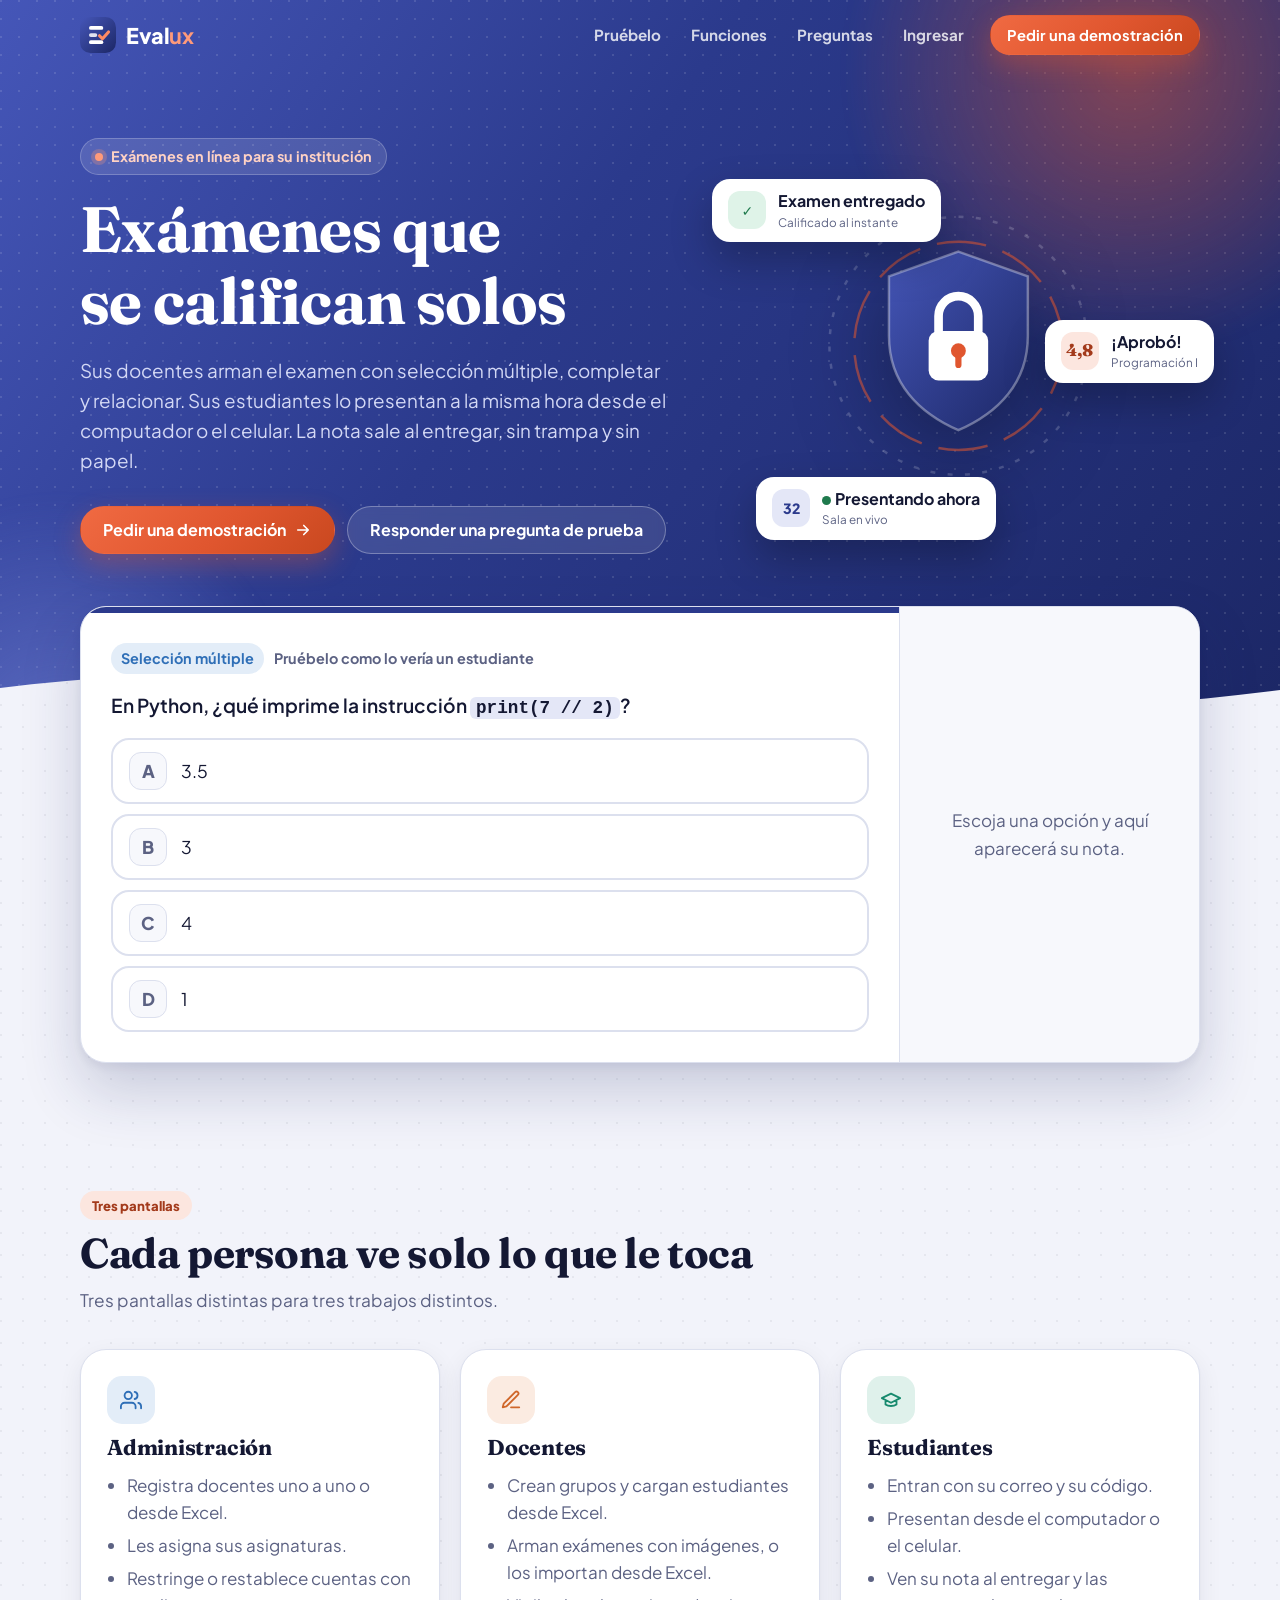
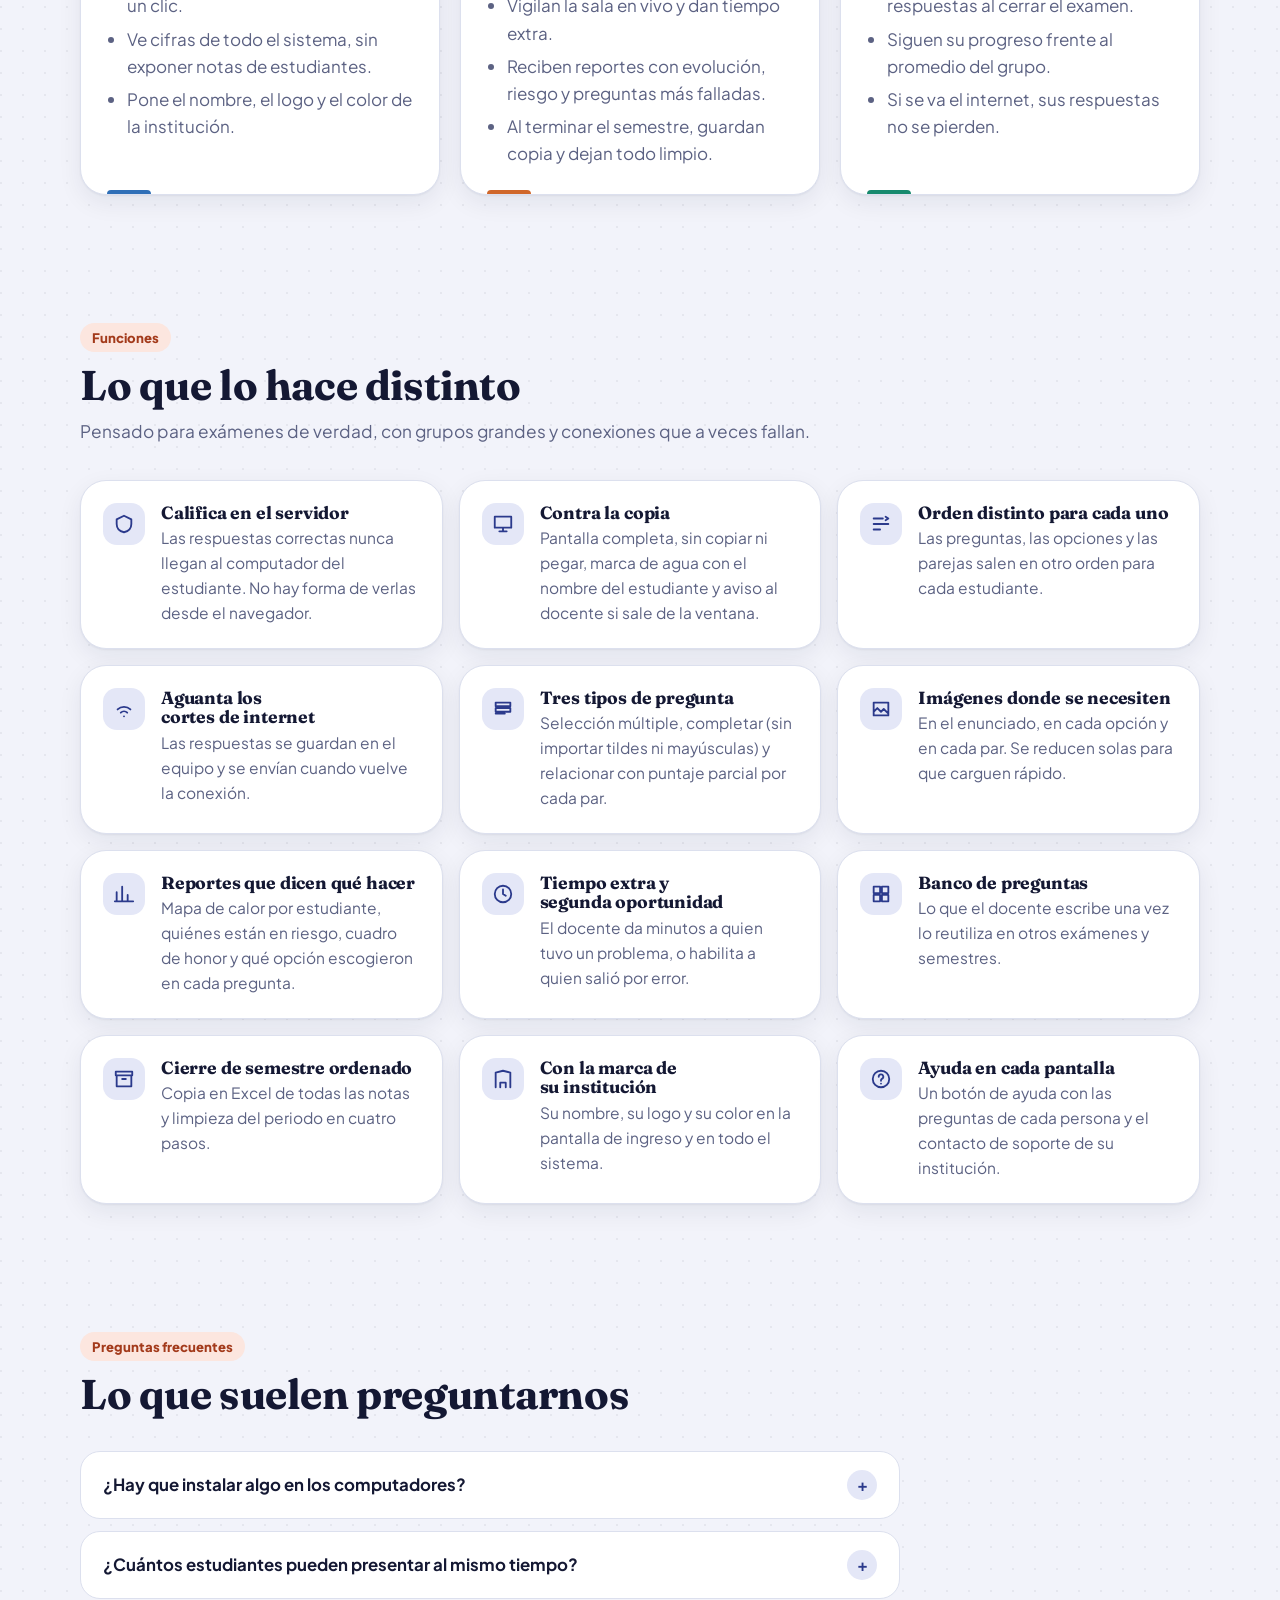
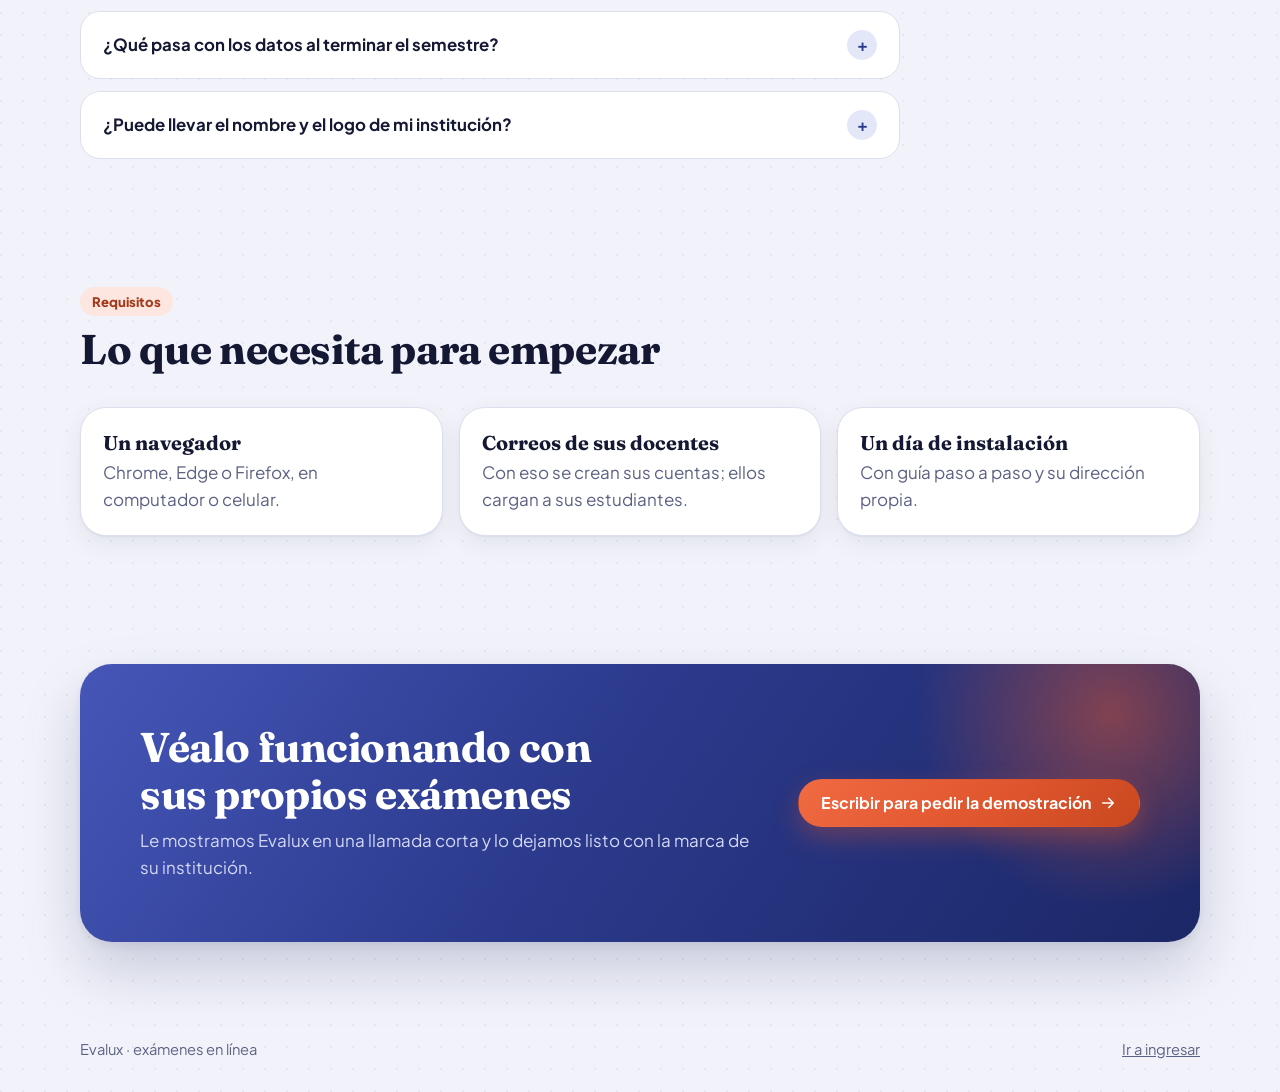
<file: presentacion.html>
<!doctype html>
<html lang="es">
<head>
<meta charset="utf-8">
<meta name="viewport" content="width=device-width, initial-scale=1">
<title>Evalux · Exámenes en línea para su institución</title>
<meta name="description" content="Evalux: exámenes en línea de selección múltiple, completar y relacionar, calificados al instante, con antifraude, reportes y la marca de su institución.">
<meta name="theme-color" content="#2B3A8C">
<link rel="icon" href="data:image/svg+xml,%3Csvg xmlns='http://www.w3.org/2000/svg' viewBox='0 0 48 48'%3E%3Crect width='48' height='48' rx='14' fill='%232B3A8C'/%3E%3Crect x='12' y='12' width='19' height='5' rx='2.5' fill='%23fff'/%3E%3Crect x='12' y='21.5' width='11' height='5' rx='2.5' fill='%23fff'/%3E%3Crect x='12' y='31' width='19' height='5' rx='2.5' fill='%23fff'/%3E%3Cpath d='M26 25l4 4 8-9' fill='none' stroke='%23FF8A63' stroke-width='4.2' stroke-linecap='round' stroke-linejoin='round'/%3E%3C/svg%3E">
<link rel="preconnect" href="https://fonts.googleapis.com"><link rel="preconnect" href="https://fonts.gstatic.com" crossorigin>
<link rel="stylesheet" href="https://fonts.googleapis.com/css2?family=Fraunces:opsz,wght@9..144,600;9..144,700&family=Plus+Jakarta+Sans:wght@400;500;600;700;800&display=swap">
<style>
/* Página de presentación de Evalux 1.2: mismo lenguaje que el sistema
   (franja índigo con borde en curva, tarjetas que suben sobre ella, botones en píldora, coral como acento).
   Lo memorable: una pregunta de verdad que el visitante responde y ve corregida al instante. */
:root{--bg:#F2F3FA;--surface:#fff;--surface-2:#F7F8FC;--ink:#141833;--muted:#5C6283;--line:#DCE0EE;--brand:#2B3A8C;--brand-2:#1C2766;--brand-hi:#4556B8;--brand-soft:#E4E7F7;
 --coral:#E0562F;--coral-ink:#A33A1B;--coral-soft:#FCE6DF;--coral-light:#FF9A7A;--ok:#1F7A4D;--ok-soft:#DFF3E8;
 --a1:#2F6FB7;--a1s:#E3EDF8;--a2:#D0672A;--a2s:#FBEBE1;--a3:#178A6E;--a3s:#DFF1EB;--a4:#7048C8;--a4s:#ECE6F8;
 --shadow:0 1px 2px rgba(20,24,51,.05),0 8px 24px rgba(20,24,51,.07);--shadow-up:0 4px 10px rgba(20,24,51,.06),0 28px 60px rgba(28,39,102,.2);
 --sans:"Plus Jakarta Sans",system-ui,-apple-system,"Segoe UI",sans-serif;--display:"Fraunces",Georgia,serif;--ease:cubic-bezier(.2,.8,.2,1)}
@media (prefers-color-scheme:dark){:root{--bg:#0B0E1F;--surface:#151A33;--surface-2:#1A2040;--ink:#E9EBF7;--muted:#A3A9CA;--line:#2E3560;--brand-soft:#262E5C;--coral-ink:#F7A68B;--coral-soft:#3D2019;--ok:#6FCF97;--ok-soft:#173326;
 --a1:#6F9FDC;--a1s:#1B2A45;--a2:#E08B57;--a2s:#3A2418;--a3:#43B597;--a3s:#15332B;--a4:#9A80E0;--a4s:#2A2148;color-scheme:dark}}
*{box-sizing:border-box}
html{scroll-behavior:smooth}
body{margin:0;overflow-x:clip;background:var(--bg);color:var(--ink);font:17px/1.6 var(--sans);-webkit-font-smoothing:antialiased;
 background-image:radial-gradient(circle at 1px 1px,rgba(20,24,51,.06) 1px,transparent 0);background-size:22px 22px}
h1,h2,h3{font-family:var(--display);font-weight:700;line-height:1.12;margin:0;text-wrap:balance;letter-spacing:-.01em}
p{margin:0}
a{color:inherit}
code{font-size:.92em;background:var(--brand-soft);padding:1px 6px;border-radius:6px}
:focus-visible{outline:3px solid var(--coral);outline-offset:3px;border-radius:6px}
.wrap{max-width:1160px;margin:0 auto;padding-inline:20px}
/* barra: transparente sobre la franja, clara al bajar */
header.nav{position:sticky;top:0;z-index:20;height:70px;color:#fff;transition:background .35s,box-shadow .35s,color .35s}
html.bajo header.nav{background:rgba(255,255,255,.94);backdrop-filter:blur(14px);-webkit-backdrop-filter:blur(14px);box-shadow:0 6px 24px rgba(20,24,51,.08);color:var(--ink)}
@media (prefers-color-scheme:dark){html.bajo header.nav{background:rgba(21,26,51,.94)}}
header.nav .wrap{display:flex;align-items:center;gap:22px;height:100%}
.logo{display:flex;align-items:center;gap:10px;font:800 1.35rem var(--sans);text-decoration:none;letter-spacing:-.02em}
.logo b{color:var(--coral-light)}html.bajo .logo b{color:var(--coral)}
.nav .sp{flex:1}
.nav a.l{text-decoration:none;font-weight:700;font-size:.95rem;opacity:.8;padding:8px 4px;background:linear-gradient(var(--coral),var(--coral)) 0 100%/0 2px no-repeat;transition:background-size .3s var(--ease),opacity .2s}
.nav a.l:hover{opacity:1;background-size:100% 2px}
@media (max-width:760px){.nav a.l{display:none}}
.btn{position:relative;overflow:hidden;isolation:isolate;display:inline-flex;align-items:center;justify-content:center;gap:8px;min-height:48px;padding:10px 22px;border-radius:999px;font:700 1rem var(--sans);text-decoration:none;border:1.5px solid currentColor;color:inherit;background:transparent;cursor:pointer;transition:transform .25s var(--ease),box-shadow .25s,background .2s}
.btn:hover{transform:translateY(-2px)}
.btn .fl{transition:transform .3s var(--ease)}.btn:hover .fl{transform:translateX(4px)}
.btn.pri{background:linear-gradient(135deg,#F06A42,var(--coral) 55%,#C9481F);border-color:transparent;color:#fff;box-shadow:0 10px 26px rgba(224,86,47,.35)}
.btn.pri::after{content:"";position:absolute;inset:0;z-index:-1;background:linear-gradient(110deg,transparent 30%,rgba(255,255,255,.3) 48%,transparent 66%);transform:translateX(-120%);transition:transform .7s var(--ease)}
.btn.pri:hover::after{transform:translateX(120%)}
.btn.vid{background:rgba(255,255,255,.1);border-color:rgba(255,255,255,.3);color:#fff;backdrop-filter:blur(6px)}
.btn.vid:hover{background:rgba(255,255,255,.2)}
.btn.sm{min-height:40px;padding:6px 16px;font-size:.92rem}
/* franja de portada */
.portada{position:relative;isolation:isolate;overflow:hidden;color:#fff;margin-top:-70px;padding:calc(70px + 56px) 0 150px;
 background:linear-gradient(125deg,#4556B8 0%,#2B3A8C 42%,#1C2766 100%);
 -webkit-mask:linear-gradient(#000,#000) top/100% calc(100% - 58px) no-repeat,url("data:image/svg+xml,%3Csvg xmlns='http://www.w3.org/2000/svg' viewBox='0 0 1440 60' preserveAspectRatio='none'%3E%3Cpath d='M0 0h1440v34C1200 62 960 58 720 36S240 6 0 32z'/%3E%3C/svg%3E") bottom/100% 60px no-repeat;
 mask:linear-gradient(#000,#000) top/100% calc(100% - 58px) no-repeat,url("data:image/svg+xml,%3Csvg xmlns='http://www.w3.org/2000/svg' viewBox='0 0 1440 60' preserveAspectRatio='none'%3E%3Cpath d='M0 0h1440v34C1200 62 960 58 720 36S240 6 0 32z'/%3E%3C/svg%3E") bottom/100% 60px no-repeat}
.portada::before{content:"";position:absolute;inset:0;z-index:-1;background-image:radial-gradient(circle at 1px 1px,rgba(255,255,255,.12) 1px,transparent 0);background-size:18px 18px}
.blob{position:absolute;border-radius:50%;z-index:-1;filter:blur(8px);pointer-events:none}
.blob.b1{width:620px;height:620px;right:-160px;top:-240px;background:radial-gradient(circle,rgba(224,86,47,.5),transparent 65%)}
.blob.b2{width:520px;height:520px;left:-200px;bottom:-280px;background:radial-gradient(circle,rgba(140,155,240,.45),transparent 65%)}
@media (prefers-reduced-motion:no-preference){.blob.b1{animation:f1 18s ease-in-out infinite alternate}.blob.b2{animation:f2 22s ease-in-out infinite alternate}}
@keyframes f1{to{transform:translate(-120px,80px) scale(1.15)}}@keyframes f2{to{transform:translate(140px,-60px) scale(1.1)}}
.portada .wrap{display:grid;grid-template-columns:minmax(0,1.1fr) minmax(0,.9fr);gap:48px;align-items:center}
.chipe{display:inline-flex;align-items:center;gap:8px;padding:6px 14px;border-radius:999px;background:rgba(255,255,255,.12);border:1px solid rgba(255,255,255,.22);color:#FFD2C4;font-weight:700;font-size:.9rem}
.chipe::before{content:"";width:8px;height:8px;border-radius:50%;background:var(--coral-light);box-shadow:0 0 0 4px rgba(255,154,122,.25)}
.portada h1{font-size:clamp(2.4rem,5.4vw,4rem);margin-top:18px}
.portada p.lead{font-size:1.18rem;color:#D3D8F5;max-width:48ch;margin-top:18px}
.portada .acts{display:flex;gap:12px;flex-wrap:wrap;margin-top:30px}
.portada .nota{margin-top:18px;font-size:.95rem;color:#B8BFE8}
/* escena: escudo con tarjetas flotando */
.escena{position:relative;justify-self:center;width:min(440px,100%);aspect-ratio:1/1;display:grid;place-items:center}
.escena .escudo{width:62%;filter:drop-shadow(0 22px 44px rgba(0,0,0,.35));overflow:visible}
.flota{position:absolute;background:#fff;color:#141833;border-radius:18px;padding:12px 16px;box-shadow:0 18px 40px rgba(0,0,0,.25);display:flex;align-items:center;gap:12px;font-size:.88rem;line-height:1.3}
.flota b{display:block;font-size:1rem}.flota small{color:#5C6283}
.flota i{width:38px;height:38px;border-radius:12px;display:grid;place-items:center;font-style:normal;font-weight:800;flex:none}
.flota.f1{left:-6%;top:12%}.flota.f1 i{background:#DFF3E8;color:#1F7A4D}
.flota.f2{right:-8%;top:44%}.flota.f2 i{background:#FCE6DF;color:#A33A1B;font-family:var(--display);font-size:1.05rem}
.flota.f3{left:4%;bottom:6%}.flota.f3 i{background:#E4E7F7;color:#2B3A8C}
.vivo{width:9px;height:9px;border-radius:50%;background:#1F7A4D;display:inline-block;margin-right:4px}
@media (prefers-reduced-motion:no-preference){
 .escena .escudo{animation:levita 7s ease-in-out infinite}.escena .g1{transform-origin:110px 120px;animation:giro 40s linear infinite}.escena .g2{transform-origin:110px 120px;animation:giro 60s linear infinite reverse}
 .flota.f1{animation:levita 6s ease-in-out infinite}.flota.f2{animation:levita 7s 1s ease-in-out infinite}.flota.f3{animation:levita 8s .5s ease-in-out infinite}
 .vivo{animation:parpadea 1.4s infinite}
 .portada .wrap>div:first-child>*{animation:sube .8s var(--ease) backwards}.portada .wrap>div:first-child>:nth-child(2){animation-delay:.08s}.portada .wrap>div:first-child>:nth-child(3){animation-delay:.16s}.portada .wrap>div:first-child>:nth-child(4){animation-delay:.24s}
 .rv{opacity:0;transform:translateY(26px);transition:opacity .7s var(--ease),transform .7s var(--ease)}.rv.vis{opacity:1;transform:none}}
@keyframes levita{50%{transform:translateY(-10px)}}@keyframes giro{to{transform:rotate(360deg)}}@keyframes parpadea{50%{opacity:.25}}@keyframes sube{from{opacity:0;transform:translateY(24px)}}
@media (max-width:900px){.portada .wrap{grid-template-columns:minmax(0,1fr)}.escena{width:min(340px,92%)}.portada{padding-bottom:130px}}
section{padding-block:64px}
.sec-h{max-width:64ch;display:flex;flex-direction:column;gap:10px;margin-bottom:34px}
.sec-h .chipo{align-self:flex-start;padding:4px 12px;border-radius:999px;background:var(--coral-soft);color:var(--coral-ink);font-weight:800;font-size:.82rem}
.sec-h h2{font-size:clamp(1.8rem,3.6vw,2.6rem)}
.sec-h p{color:var(--muted);font-size:1.08rem}
.card{background:var(--surface);border:1px solid var(--line);border-radius:26px;box-shadow:var(--shadow)}
/* pruébelo: sube sobre la franja */
#pruebe{padding-top:0;margin-top:-110px;position:relative;z-index:2}
.prueba{display:grid;grid-template-columns:minmax(0,1fr) 300px;gap:0;overflow:hidden;box-shadow:var(--shadow-up)}
@media (max-width:860px){.prueba{grid-template-columns:minmax(0,1fr)}}
.preg{padding:30px;display:flex;flex-direction:column;gap:16px;border-top:6px solid var(--brand)}
.preg .tit{display:flex;align-items:center;gap:10px;color:var(--muted);font-size:.9rem;font-weight:700}
.preg .tit span{background:var(--a1s);color:var(--a1);padding:4px 10px;border-radius:999px}
.preg .q{font-size:1.2rem;font-weight:600}
.opc{display:grid;gap:10px}
.opc button{all:unset;cursor:pointer;display:flex;gap:14px;align-items:center;padding:12px 16px;border:2px solid var(--line);border-radius:18px;font-size:1.1rem;transition:border-color .2s,background .2s,transform .25s var(--ease)}
.opc button:hover{border-color:var(--brand);transform:translateX(4px)}
.opc button:focus-visible{outline:3px solid var(--coral)}
.opc button span{width:38px;height:38px;border-radius:12px;background:var(--surface-2);border:1px solid var(--line);display:grid;place-items:center;font-weight:800;color:var(--muted);flex:none;transition:.25s}
.opc button[aria-pressed="true"]{border-color:var(--brand);background:var(--brand-soft)}
.opc button.bien{border-color:var(--ok);background:var(--ok-soft)}
.opc button.bien span{background:var(--ok);border-color:var(--ok);color:#fff}
.opc button.mal{border-color:var(--coral)}
.veredicto{min-height:200px;display:flex;flex-direction:column;align-items:center;justify-content:center;gap:12px;text-align:center;color:var(--muted);padding:26px;background:var(--surface-2);border-left:1px solid var(--line)}
.circulo{position:relative;width:160px;height:136px;display:grid;place-items:center}
.circulo svg{position:absolute;inset:0;width:100%;height:100%;overflow:visible}
.circulo path{fill:none;stroke:var(--coral);stroke-width:3;stroke-linecap:round}
.circulo b{font:700 2.8rem var(--display);color:var(--coral-ink)}
@media (prefers-reduced-motion:no-preference){.circulo path{stroke-dasharray:340;stroke-dashoffset:340;animation:trazar .7s ease-out forwards}@keyframes trazar{to{stroke-dashoffset:0}}}
/* roles */
.roles{display:grid;grid-template-columns:repeat(3,minmax(0,1fr));gap:20px}
@media (max-width:860px){.roles{grid-template-columns:minmax(0,1fr)}}
.rol{padding:26px;display:flex;flex-direction:column;gap:12px;position:relative;overflow:hidden;transition:transform .35s var(--ease),box-shadow .35s}
.rol:hover{transform:translateY(-5px);box-shadow:var(--shadow-up)}
.rol::after{content:"";position:absolute;left:26px;bottom:0;height:4px;width:44px;border-radius:4px 4px 0 0;background:var(--rc);transition:width .5s var(--ease)}
.rol:hover::after{width:calc(100% - 52px)}
.rol .ic{width:48px;height:48px;border-radius:15px;display:grid;place-items:center;background:var(--rs);color:var(--rc)}
.rol h3{font-size:1.35rem}
.rol ul{margin:0;padding-left:20px;display:flex;flex-direction:column;gap:6px;color:var(--muted)}
/* funciones */
.funs{display:grid;grid-template-columns:repeat(auto-fill,minmax(min(100%,320px),1fr));gap:16px}
.fun{padding:22px;display:flex;gap:16px;align-items:flex-start;transition:transform .35s var(--ease),box-shadow .35s,border-color .35s}
.fun:hover{transform:translateY(-4px);box-shadow:var(--shadow-up);border-color:transparent}
.fun .n{width:42px;height:42px;border-radius:14px;display:grid;place-items:center;flex:none;background:var(--brand-soft);color:var(--brand);transition:transform .4s var(--ease),background .3s,color .3s}
.fun:hover .n{transform:rotate(-8deg) scale(1.08);background:var(--coral);color:#fff}
.fun h3{font-size:1.1rem}.fun p{color:var(--muted);font-size:.97rem;margin-top:4px}
/* preguntas frecuentes, desplegables */
.faq{max-width:820px;display:flex;flex-direction:column;gap:12px}
.faq details{background:var(--surface);border:1px solid var(--line);border-radius:20px;transition:box-shadow .3s,border-color .3s}
.faq details[open]{box-shadow:var(--shadow-up);border-color:transparent}
.faq summary{list-style:none;cursor:pointer;display:flex;justify-content:space-between;align-items:center;gap:16px;padding:18px 22px;font-weight:700;font-size:1.05rem}
.faq summary::-webkit-details-marker{display:none}
.faq summary i{width:30px;height:30px;border-radius:50%;background:var(--brand-soft);color:var(--brand);display:grid;place-items:center;font-style:normal;flex:none;transition:transform .35s var(--ease),background .3s,color .3s}
.faq details[open] summary i{transform:rotate(45deg);background:var(--coral);color:#fff}
.faq .r{padding:0 22px 20px;color:var(--muted)}
@media (prefers-reduced-motion:no-preference){.faq details[open] .r{animation:sube .4s var(--ease)}}
/* requisitos y cierre */
.req{display:grid;grid-template-columns:repeat(auto-fit,minmax(min(100%,240px),1fr));gap:16px}
.req div{padding:22px;display:flex;flex-direction:column;gap:4px}
.req b{font:700 1.25rem var(--display)}
.req span{color:var(--muted)}
.final{position:relative;isolation:isolate;overflow:hidden;background:linear-gradient(125deg,#4556B8,#2B3A8C 45%,#1C2766);color:#fff;border-radius:32px;padding:clamp(30px,5vw,60px);display:grid;grid-template-columns:minmax(0,1fr) auto;gap:24px;align-items:center;box-shadow:var(--shadow-up)}
.final::after{content:"";position:absolute;right:-120px;top:-160px;width:420px;height:420px;border-radius:50%;z-index:-1;background:radial-gradient(circle,rgba(224,86,47,.5),transparent 65%)}
.final h2{font-size:clamp(1.8rem,3.6vw,2.6rem)}
.final p{color:#D3D8F5;margin-top:10px;max-width:52ch}
@media (max-width:760px){.final{grid-template-columns:minmax(0,1fr)}}
footer{padding-block:32px;color:var(--muted);font-size:.92rem}
footer .wrap{display:flex;gap:16px;flex-wrap:wrap;justify-content:space-between}
</style>
</head>
<body>
<header class="nav"><div class="wrap">
 <a class="logo" href="./"><svg width="36" height="36" viewBox="0 0 48 48" aria-hidden="true"><defs><linearGradient id="mk" x1="0" y1="0" x2="1" y2="1"><stop offset="0" stop-color="#4556B8"/><stop offset="1" stop-color="#1C2766"/></linearGradient></defs><rect width="48" height="48" rx="14" fill="url(#mk)"/><rect x="12" y="12" width="19" height="5" rx="2.5" fill="#fff"/><rect x="12" y="21.5" width="11" height="5" rx="2.5" fill="#fff" opacity=".85"/><rect x="12" y="31" width="19" height="5" rx="2.5" fill="#fff"/><path d="M26 25l4 4 8-9" fill="none" stroke="#FF8A63" stroke-width="4.2" stroke-linecap="round" stroke-linejoin="round"/></svg><span>Eval<b>ux</b></span></a>
 <span class="sp"></span><a class="l" href="#pruebe">Pruébelo</a><a class="l" href="#funciones">Funciones</a><a class="l" href="#preguntas">Preguntas</a><a class="l" href="./">Ingresar</a>
 <a class="btn sm pri" data-contacto href="#contacto">Pedir una demostración</a>
</div></header>

<main>
<div class="portada"><i class="blob b1"></i><i class="blob b2"></i><div class="wrap">
 <div>
  <span class="chipe">Exámenes en línea para su institución</span>
  <h1>Exámenes que se califican solos</h1>
  <p class="lead">Sus docentes arman el examen con selección múltiple, completar y relacionar. Sus estudiantes lo presentan a la misma hora desde el computador o el celular. La nota sale al entregar, sin trampa y sin papel.</p>
  <div class="acts"><a class="btn pri" data-contacto href="#contacto">Pedir una demostración <svg class="fl" width="18" height="18" viewBox="0 0 24 24" fill="none" stroke="currentColor" stroke-width="2.2" stroke-linecap="round" stroke-linejoin="round" aria-hidden="true"><path d="M5 12h14M13 6l6 6-6 6"/></svg></a><a class="btn vid" href="#pruebe">Responder una pregunta de prueba</a></div>
 </div>
 <div class="escena" aria-hidden="true"><svg viewBox="0 0 220 240" class="escudo" aria-hidden="true"><defs><linearGradient id="gEsc" x1="0" y1="0" x2="1" y2="1"><stop offset="0" stop-color="#4556B8"/><stop offset="1" stop-color="#1C2766"/></linearGradient></defs><circle class="g1" cx="110" cy="120" r="104" fill="none" stroke="rgba(255,255,255,.18)" stroke-width="2" stroke-dasharray="4 10"/><circle class="g2" cx="110" cy="120" r="84" fill="none" stroke="rgba(224,86,47,.55)" stroke-width="2" stroke-dasharray="40 14"/><path d="M110 44 L166 64 V112 C166 150 142 174 110 188 C78 174 54 150 54 112 V64 Z" fill="url(#gEsc)" stroke="rgba(255,255,255,.35)" stroke-width="2"/><rect x="86" y="108" width="48" height="40" rx="8" fill="#fff"/><path d="M94 108 V96 a16 16 0 0 1 32 0 V108" fill="none" stroke="#fff" stroke-width="7" stroke-linecap="round"/><circle cx="110" cy="124" r="6" fill="#E0562F"/><rect x="107.5" y="126" width="5" height="12" rx="2.5" fill="#E0562F"/></svg>
  <div class="flota f1"><i>✓</i><span><b>Examen entregado</b><small>Calificado al instante</small></span></div>
  <div class="flota f2"><i>4,8</i><span><b>¡Aprobó!</b><small>Programación I</small></span></div>
  <div class="flota f3"><i>32</i><span><b><span class="vivo"></span>Presentando ahora</b><small>Sala en vivo</small></span></div>
 </div>
</div></div>

<section id="pruebe"><div class="wrap">
 <div class="card prueba rv">
  <div class="preg"><div class="tit"><span>Selección múltiple</span>Pruébelo como lo vería un estudiante</div><p class="q">En Python, ¿qué imprime la instrucción <code>print(7 // 2)</code>?</p>
   <div class="opc" id="opc">
    <button type="button" data-k="0" aria-pressed="false"><span>A</span>3.5</button>
    <button type="button" data-k="1" aria-pressed="false"><span>B</span>3</button>
    <button type="button" data-k="2" aria-pressed="false"><span>C</span>4</button>
    <button type="button" data-k="3" aria-pressed="false"><span>D</span>1</button>
   </div></div>
  <div class="veredicto" id="ver" aria-live="polite"><p>Escoja una opción y aquí aparecerá su nota.</p></div>
 </div>
</div></section>

<section><div class="wrap">
 <div class="sec-h rv"><span class="chipo">Tres pantallas</span><h2>Cada persona ve solo lo que le toca</h2><p>Tres pantallas distintas para tres trabajos distintos.</p></div>
 <div class="roles"><div class="card rol rv" style="--rc:var(--a1);--rs:var(--a1s)"><span class="ic"><svg width="22" height="22" viewBox="0 0 24 24" fill="none" stroke="currentColor" stroke-width="2" stroke-linecap="round" stroke-linejoin="round" aria-hidden="true"><path d="M17 21v-2a4 4 0 0 0-4-4H5a4 4 0 0 0-4 4v2M9 11a4 4 0 1 0 0-8 4 4 0 0 0 0 8zM23 21v-2a4 4 0 0 0-3-3.9M16 3.1a4 4 0 0 1 0 7.8"/></svg></span><h3>Administración</h3><ul><li>Registra docentes uno a uno o desde Excel.</li><li>Les asigna sus asignaturas.</li><li>Restringe o restablece cuentas con un clic.</li><li>Ve cifras de todo el sistema, sin exponer notas de estudiantes.</li><li>Pone el nombre, el logo y el color de la institución.</li></ul></div><div class="card rol rv" style="--rc:var(--a2);--rs:var(--a2s)"><span class="ic"><svg width="22" height="22" viewBox="0 0 24 24" fill="none" stroke="currentColor" stroke-width="2" stroke-linecap="round" stroke-linejoin="round" aria-hidden="true"><path d="M12 20h9M16.5 3.5a2.1 2.1 0 0 1 3 3L7 19l-4 1 1-4z"/></svg></span><h3>Docentes</h3><ul><li>Crean grupos y cargan estudiantes desde Excel.</li><li>Arman exámenes con imágenes, o los importan desde Excel.</li><li>Vigilan la sala en vivo y dan tiempo extra.</li><li>Reciben reportes con evolución, riesgo y preguntas más falladas.</li><li>Al terminar el semestre, guardan copia y dejan todo limpio.</li></ul></div><div class="card rol rv" style="--rc:var(--a3);--rs:var(--a3s)"><span class="ic"><svg width="22" height="22" viewBox="0 0 24 24" fill="none" stroke="currentColor" stroke-width="2" stroke-linecap="round" stroke-linejoin="round" aria-hidden="true"><path d="M22 10L12 5 2 10l10 5 10-5zM6 12v5c3 2 9 2 12 0v-5"/></svg></span><h3>Estudiantes</h3><ul><li>Entran con su correo y su código.</li><li>Presentan desde el computador o el celular.</li><li>Ven su nota al entregar y las respuestas al cerrar el examen.</li><li>Siguen su progreso frente al promedio del grupo.</li><li>Si se va el internet, sus respuestas no se pierden.</li></ul></div></div>
</div></section>

<section id="funciones"><div class="wrap">
 <div class="sec-h rv"><span class="chipo">Funciones</span><h2>Lo que lo hace distinto</h2><p>Pensado para exámenes de verdad, con grupos grandes y conexiones que a veces fallan.</p></div>
 <div class="funs"><div class="card fun rv"><span class="n"><svg width="22" height="22" viewBox="0 0 24 24" fill="none" stroke="currentColor" stroke-width="2" stroke-linecap="round" stroke-linejoin="round" aria-hidden="true"><path d="M12 3l8 4v5c0 5-3.5 8-8 9-4.5-1-8-4-8-9V7z"/></svg></span><div><h3>Califica en el servidor</h3><p>Las respuestas correctas nunca llegan al computador del estudiante. No hay forma de verlas desde el navegador.</p></div></div><div class="card fun rv"><span class="n"><svg width="22" height="22" viewBox="0 0 24 24" fill="none" stroke="currentColor" stroke-width="2" stroke-linecap="round" stroke-linejoin="round" aria-hidden="true"><path d="M3 4h18v12H3zM8 20h8M12 16v4"/></svg></span><div><h3>Contra la copia</h3><p>Pantalla completa, sin copiar ni pegar, marca de agua con el nombre del estudiante y aviso al docente si sale de la ventana.</p></div></div><div class="card fun rv"><span class="n"><svg width="22" height="22" viewBox="0 0 24 24" fill="none" stroke="currentColor" stroke-width="2" stroke-linecap="round" stroke-linejoin="round" aria-hidden="true"><path d="M4 6h10M4 12h16M4 18h7M17 4l3 2-3 2"/></svg></span><div><h3>Orden distinto para cada uno</h3><p>Las preguntas, las opciones y las parejas salen en otro orden para cada estudiante.</p></div></div><div class="card fun rv"><span class="n"><svg width="22" height="22" viewBox="0 0 24 24" fill="none" stroke="currentColor" stroke-width="2" stroke-linecap="round" stroke-linejoin="round" aria-hidden="true"><path d="M5 12.5a10 10 0 0 1 14 0M8.5 16a5 5 0 0 1 7 0M12 20h.01"/></svg></span><div><h3>Aguanta los cortes de internet</h3><p>Las respuestas se guardan en el equipo y se envían cuando vuelve la conexión.</p></div></div><div class="card fun rv"><span class="n"><svg width="22" height="22" viewBox="0 0 24 24" fill="none" stroke="currentColor" stroke-width="2" stroke-linecap="round" stroke-linejoin="round" aria-hidden="true"><path d="M4 5h16v4H4zM4 11h16v4H4zM4 17h10"/></svg></span><div><h3>Tres tipos de pregunta</h3><p>Selección múltiple, completar (sin importar tildes ni mayúsculas) y relacionar con puntaje parcial por cada par.</p></div></div><div class="card fun rv"><span class="n"><svg width="22" height="22" viewBox="0 0 24 24" fill="none" stroke="currentColor" stroke-width="2" stroke-linecap="round" stroke-linejoin="round" aria-hidden="true"><path d="M4 5h16v14H4zM4 15l4-4 4 4 3-3 5 5"/></svg></span><div><h3>Imágenes donde se necesiten</h3><p>En el enunciado, en cada opción y en cada par. Se reducen solas para que carguen rápido.</p></div></div><div class="card fun rv"><span class="n"><svg width="22" height="22" viewBox="0 0 24 24" fill="none" stroke="currentColor" stroke-width="2" stroke-linecap="round" stroke-linejoin="round" aria-hidden="true"><path d="M4 20V10M10 20V4M16 20v-7M22 20H2"/></svg></span><div><h3>Reportes que dicen qué hacer</h3><p>Mapa de calor por estudiante, quiénes están en riesgo, cuadro de honor y qué opción escogieron en cada pregunta.</p></div></div><div class="card fun rv"><span class="n"><svg width="22" height="22" viewBox="0 0 24 24" fill="none" stroke="currentColor" stroke-width="2" stroke-linecap="round" stroke-linejoin="round" aria-hidden="true"><path d="M12 21a9 9 0 1 0 0-18 9 9 0 0 0 0 18zM12 7v5l3 2"/></svg></span><div><h3>Tiempo extra y segunda oportunidad</h3><p>El docente da minutos a quien tuvo un problema, o habilita a quien salió por error.</p></div></div><div class="card fun rv"><span class="n"><svg width="22" height="22" viewBox="0 0 24 24" fill="none" stroke="currentColor" stroke-width="2" stroke-linecap="round" stroke-linejoin="round" aria-hidden="true"><path d="M4 4h7v7H4zM13 4h7v7h-7zM4 13h7v7H4zM13 13h7v7h-7z"/></svg></span><div><h3>Banco de preguntas</h3><p>Lo que el docente escribe una vez lo reutiliza en otros exámenes y semestres.</p></div></div><div class="card fun rv"><span class="n"><svg width="22" height="22" viewBox="0 0 24 24" fill="none" stroke="currentColor" stroke-width="2" stroke-linecap="round" stroke-linejoin="round" aria-hidden="true"><path d="M3 4h18v4H3zM4 8v12h16V8M10 12h4"/></svg></span><div><h3>Cierre de semestre ordenado</h3><p>Copia en Excel de todas las notas y limpieza del periodo en cuatro pasos.</p></div></div><div class="card fun rv"><span class="n"><svg width="22" height="22" viewBox="0 0 24 24" fill="none" stroke="currentColor" stroke-width="2" stroke-linecap="round" stroke-linejoin="round" aria-hidden="true"><path d="M4 21V5l8-2 8 2v16M9 21v-5h6v5"/></svg></span><div><h3>Con la marca de su institución</h3><p>Su nombre, su logo y su color en la pantalla de ingreso y en todo el sistema.</p></div></div><div class="card fun rv"><span class="n"><svg width="22" height="22" viewBox="0 0 24 24" fill="none" stroke="currentColor" stroke-width="2" stroke-linecap="round" stroke-linejoin="round" aria-hidden="true"><path d="M12 21a9 9 0 1 0 0-18 9 9 0 0 0 0 18zM9.5 9.5a2.5 2.5 0 1 1 3.5 2.3c-.6.3-1 .9-1 1.6v.6M12 17h.01"/></svg></span><div><h3>Ayuda en cada pantalla</h3><p>Un botón de ayuda con las preguntas de cada persona y el contacto de soporte de su institución.</p></div></div></div>
</div></section>

<section id="preguntas"><div class="wrap">
 <div class="sec-h rv"><span class="chipo">Preguntas frecuentes</span><h2>Lo que suelen preguntarnos</h2></div>
 <div class="faq"><details class="rv"><summary>¿Hay que instalar algo en los computadores?<i>+</i></summary><p class="r">No. Evalux funciona en el navegador (Chrome, Edge o Firefox), en computador o celular.</p></details><details class="rv"><summary>¿Cuántos estudiantes pueden presentar al mismo tiempo?<i>+</i></summary><p class="r">Está pensado para grupos grandes que presentan a la misma hora. La calificación se hace en el servidor y las respuestas se guardan aunque falle el internet.</p></details><details class="rv"><summary>¿Qué pasa con los datos al terminar el semestre?<i>+</i></summary><p class="r">Cada docente descarga un Excel con todas las notas y luego limpia exámenes, grupos y cuentas del periodo. Su banco de preguntas se puede conservar.</p></details><details class="rv"><summary>¿Puede llevar el nombre y el logo de mi institución?<i>+</i></summary><p class="r">Sí. El administrador pone el nombre, el logo, el color y un contacto de ayuda. Se ven desde la pantalla de ingreso.</p></details></div>
</div></section>

<section><div class="wrap">
 <div class="sec-h rv"><span class="chipo">Requisitos</span><h2>Lo que necesita para empezar</h2></div>
 <div class="req">
  <div class="card rv"><b>Un navegador</b><span>Chrome, Edge o Firefox, en computador o celular.</span></div>
  <div class="card rv"><b>Correos de sus docentes</b><span>Con eso se crean sus cuentas; ellos cargan a sus estudiantes.</span></div>
  <div class="card rv"><b>Un día de instalación</b><span>Con guía paso a paso y su dirección propia.</span></div>
 </div>
</div></section>

<section id="contacto"><div class="wrap">
 <div class="final rv"><div><h2>Véalo funcionando con sus propios exámenes</h2><p>Le mostramos Evalux en una llamada corta y lo dejamos listo con la marca de su institución.</p></div>
  <a class="btn pri" data-contacto href="#">Escribir para pedir la demostración <svg class="fl" width="18" height="18" viewBox="0 0 24 24" fill="none" stroke="currentColor" stroke-width="2.2" stroke-linecap="round" stroke-linejoin="round" aria-hidden="true"><path d="M5 12h14M13 6l6 6-6 6"/></svg></a></div>
</div></section>
</main>
<footer><div class="wrap"><span>Evalux · exámenes en línea</span><a href="./">Ir a ingresar</a></div></footer>
<script>
// Cambie aquí el correo al que llegan las solicitudes de demostración
const CONTACTO='fortalecer.company@gmail.com';
document.querySelectorAll('[data-contacto]').forEach(a=>{if(a.getAttribute('href')==='#contacto')return;a.href='mailto:'+CONTACTO+'?subject='+encodeURIComponent('Quiero una demostración de Evalux')+'&body='+encodeURIComponent('Hola. Me interesa Evalux para mi institución.\n\nInstitución:\nCiudad:\nNúmero aproximado de docentes y estudiantes:\nTeléfono de contacto:')});
const ver=document.getElementById('ver'),btns=[...document.querySelectorAll('#opc button')];
btns.forEach(b=>b.onclick=()=>{const k=+b.dataset.k,bien=k===1;btns.forEach(x=>{x.classList.remove('bien','mal');x.setAttribute('aria-pressed',x===b)});
 btns[1].classList.add('bien');if(!bien)b.classList.add('mal');
 ver.innerHTML=`<div class="circulo"><svg viewBox="0 0 100 86" aria-hidden="true"><path d="M58 6C84 6 98 24 95 44c-3 22-26 37-50 36C20 79 3 64 5 42 7 20 28 6 52 8c10 1 18 4 24 8"/></svg><b>${bien?'5,0':'0,0'}</b></div><p>${bien?'Correcto: // divide y descarta los decimales.':'La correcta es B: // divide y descarta los decimales.'} Así de rápido ve su nota cada estudiante.</p>`});
// Barra que cambia al bajar y tarjetas que aparecen al llegar a ellas
const bajo=()=>document.documentElement.classList.toggle('bajo',scrollY>30);addEventListener('scroll',bajo,{passive:true});bajo();
if('IntersectionObserver' in window){const io=new IntersectionObserver(es=>es.forEach(e=>{if(e.isIntersecting){e.target.classList.add('vis');io.unobserve(e.target)}}),{rootMargin:'0px 0px -40px 0px'});document.querySelectorAll('.rv').forEach((el,i)=>{el.style.transitionDelay=(i%3)*70+'ms';io.observe(el)})}else document.querySelectorAll('.rv').forEach(el=>el.classList.add('vis'));
</script>
</body>
</html>
</file>
